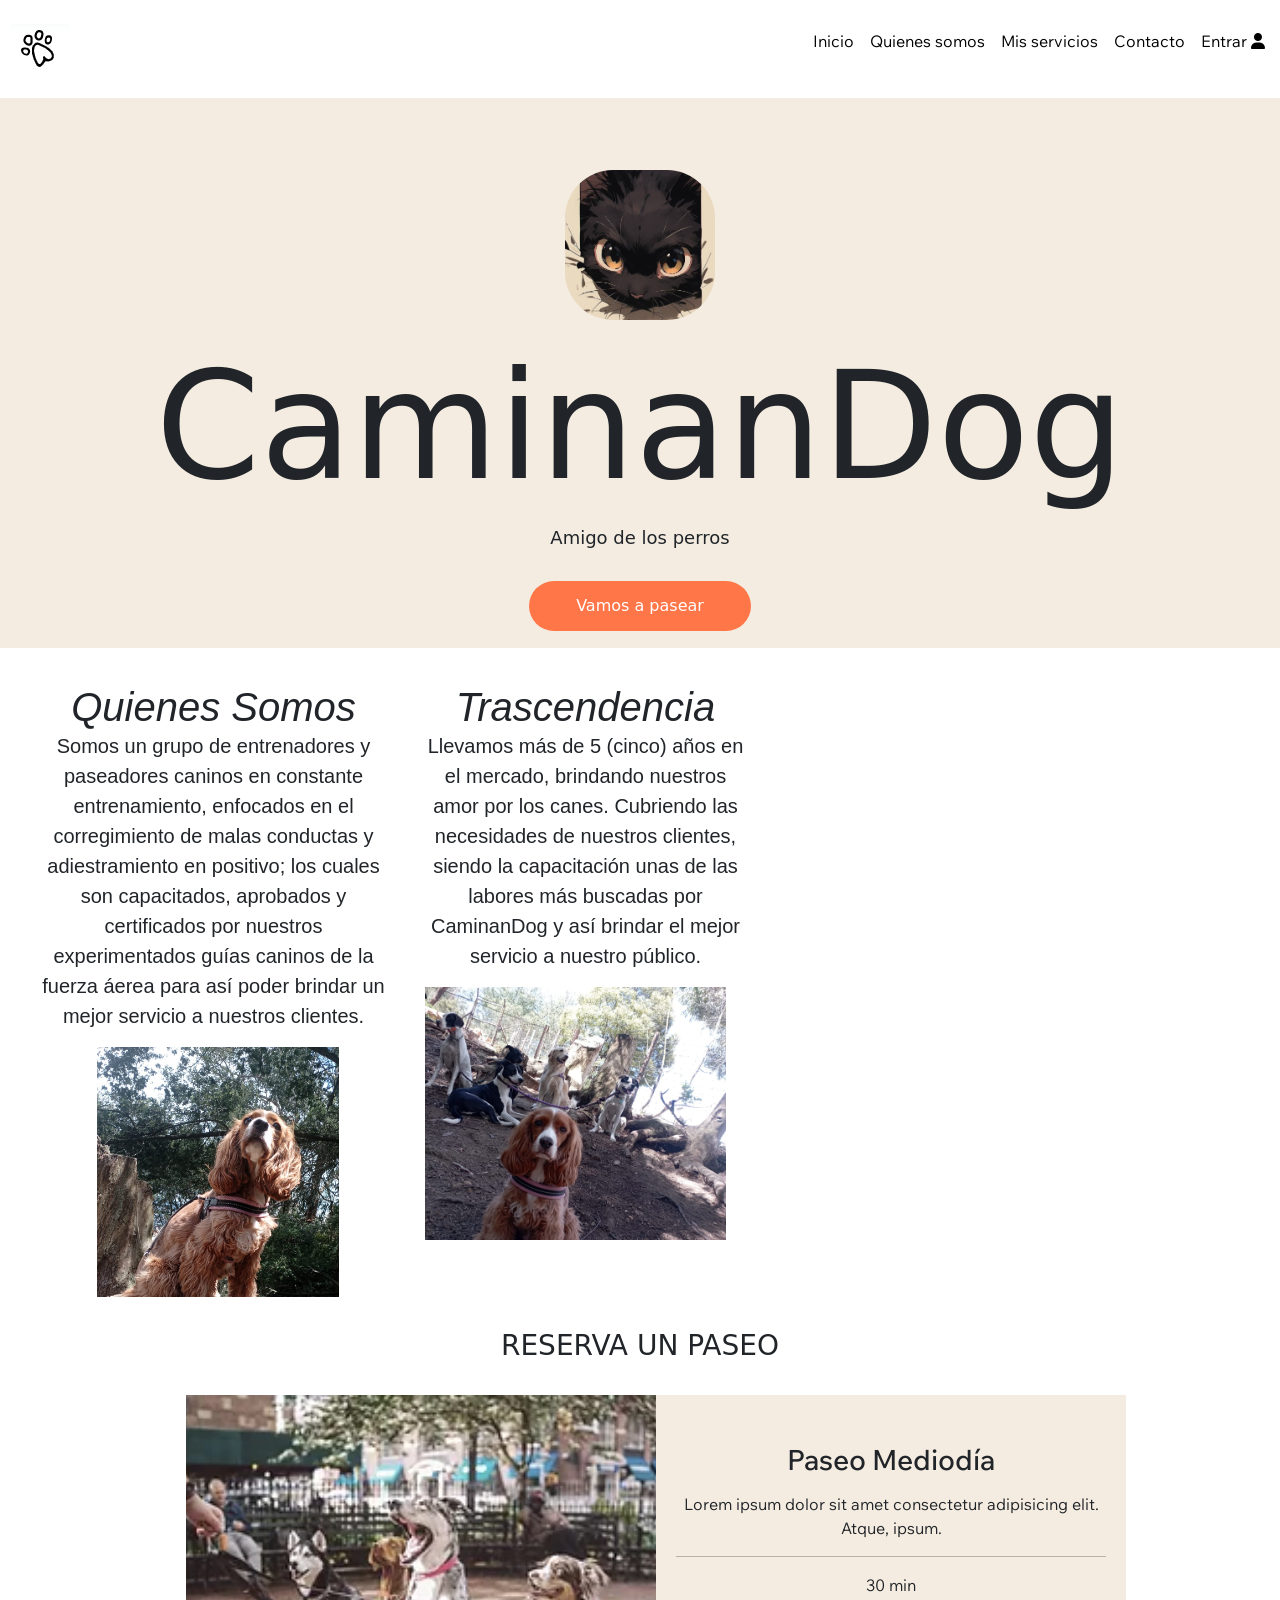
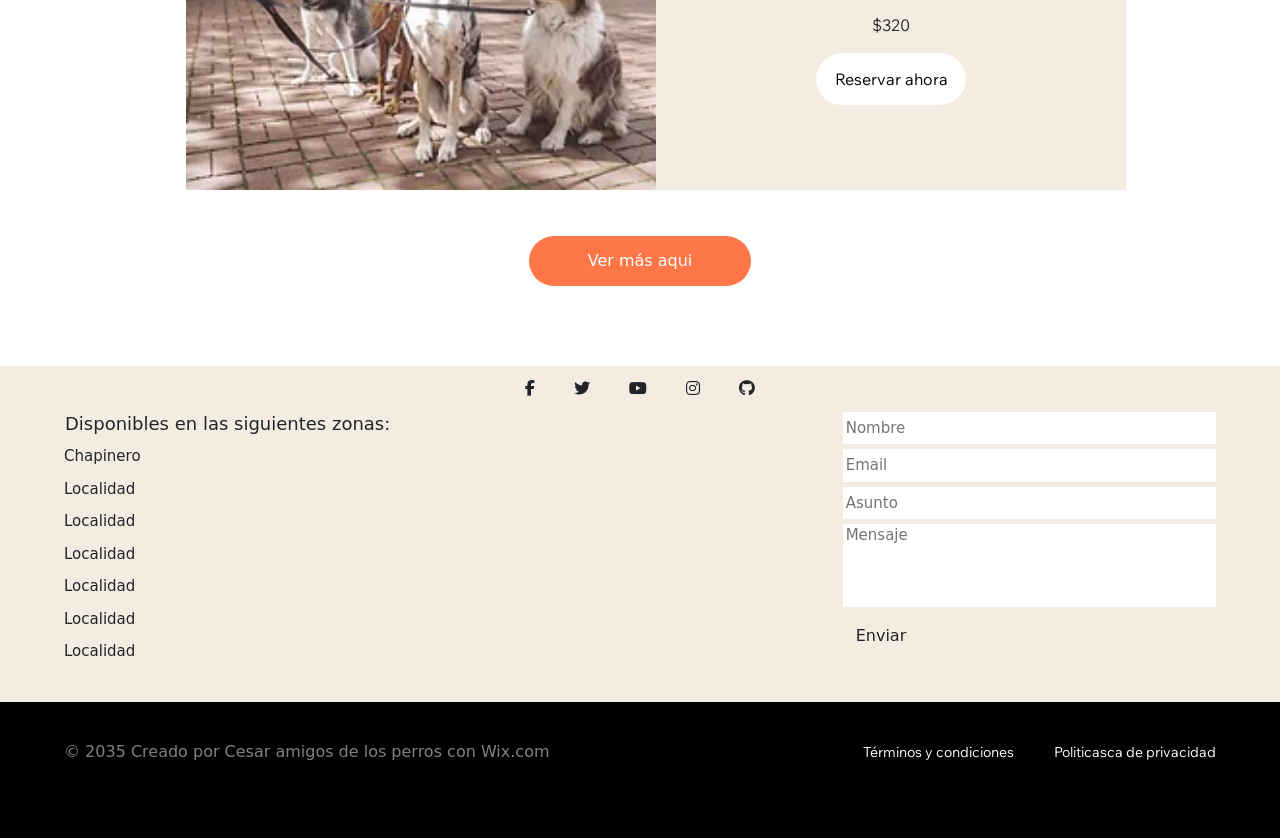
<file: index.html>
<!DOCTYPE html>
<html lang="en">

<head>
    <meta charset="UTF-8">
    <meta name="viewport" content="width=device-width, initial-scale=1.0">
    <title>CaminanDog</title>
    <link rel="stylesheet" href="CSS/normalize.css">
    <link rel="stylesheet" href="Bootstrap/css/bootstrap.min.css">
    <link rel="stylesheet" href="https://cdnjs.cloudflare.com/ajax/libs/font-awesome/6.5.2/css/all.min.css"
        integrity="sha512-SnH5WK+bZxgPHs44uWIX+LLJAJ9/2PkPKZ5QiAj6Ta86w+fsb2TkcmfRyVX3pBnMFcV7oQPJkl9QevSCWr3W6A=="
        crossorigin="anonymous" referrerpolicy="no-referrer" />
    <link rel="preconnect" href="https://fonts.googleapis.com">
    <link rel="preconnect" href="https://fonts.gstatic.com" crossorigin>
    <link href="https://fonts.googleapis.com/css2?family=Wix+Madefor+Text:ital,wght@0,400..800;1,400..800&display=swap"
        rel="stylesheet">
    <link rel="stylesheet" href="https://cdn.jsdelivr.net/npm/bootstrap-icons@1.11.3/font/bootstrap-icons.min.css">

    <link rel="stylesheet" href="CSS/header.css">
    <link rel="stylesheet" href="CSS/footer.css">
    <link rel="stylesheet" href="CSS/main.css">
</head>

<body>
    <header>
        <section class="nav">
            <nav class="nav_space" id="nav_space">
                <img src="IMAGES/paw.png" alt="" srcset="" id="paw">
                <button id="ham_menu" class="ham_menu" type="button"><i class="bi bi-list"></i></button>
                <div class="menu_space" id="menu_space">
                    <ul id="link_space" class="link_space">
                        <button class="cerrar_menu" id="cerrar"><i class="bi bi-x"></i></button>
                        <li class="li"><a class="link_text" href="index.html">Inicio</a></li>
                        <li class="li"><a class="link_text" href="#main">Quienes somos</a></li>
                        <li class="li"><a class="link_text" href="/VISUALS/mis_servicios.html">Mis servicios</a></li>
                        <li class="li"><a class="link_text" href="#footer">Contacto</a></li>
                        <li class="li"><a class="link_entrar" href="#">Entrar <i class="fa-solid fa-user"></i></a></li>
                    </ul>
                </div>
            </nav>
        </section>

    <section class="banner_space">
      <div class="banner">
        <img class="banner_img" src="IMAGES/cutted.jpg" alt="" srcset="">
        <h1 class="banner_title">CaminanDog</h1>
        <p class="eslogan">Amigo de los perros</p>
        <button class="banner_btn" type="button">Vamos a pasear</button>
      </div>
    </section>
  </header>
  <main>
    <div class="container">
        <section class="who-im">
            <div class="who">
                <h2 class="title"> Quienes Somos </h2>
                <p class="paragraph">Somos un grupo de entrenadores y paseadores caninos en constante entrenamiento, enfocados en el corregimiento de malas conductas y adiestramiento en positivo; los cuales son capacitados, aprobados y certificados por nuestros experimentados guías caninos de la fuerza áerea para así poder brindar un mejor servicio a nuestros clientes.</p>
            
                <img class="caninos-montana" src="/IMAGES/foto1.jpg" title="Caninos en la montaña"
                    alt="Imagen de 6 perros sentados disfrutando de un día de juego en la montaña">
            </div>
                        
            <div class="trascendencia">
                <h3 class="title">Trascendencia</h3>
                <p class="paragraph">Llevamos más de 5 (cinco) años en el mercado, brindando nuestros amor por los canes. Cubriendo las necesidades de nuestros clientes, siendo la capacitación unas de las labores más buscadas por CaminanDog y así brindar el mejor servicio a nuestro público.</p>
                <img class="cocker_talado" src="/IMAGES/foto2.jpg"
                alt="Cocker Spaniel sobre el tronco de un árbol talado con fonto de naturaleza">
            </div>
        </section>
        </section> 
    </div>
    <h3 class="paseo_title">RESERVA UN PASEO</h3>
    <section class="paseo_main">
        <ul class="paseo_space">
            <li><img class="paseo_img" src="IMAGES/servicio_1.webp" alt="" srcset=""></li>
            <li class="paseo_info">
                <center>
                    <h3>Paseo Mediodía</h3>
                    <p class="eslogan_paseo">Lorem ipsum dolor sit amet consectetur adipisicing elit. Atque, ipsum.</p>
                    <hr>
                    <p>30 min</p>
                    <p>$320</p>
                    <button class="btn_reservar" type="button">Reservar ahora</button>
                </center>
            </li>
        </ul>
    </section>
    <a class="ver_mas_link" href="/VISUALS/mis_servicios.html"><button class="ver_mas" type="button">Ver más aqui</button></a>
    
</main>
  <!-- Footer -->
<footer id="footer">
    <section class="text-center">
        <!-- Facebook -->
        <a data-mdb-ripple-init class="btn btn-outline btn-floating m-1" href="#!" role="button"><i
                class="fab fa-facebook-f"></i></a>

        <!-- Twitter -->
        <a data-mdb-ripple-init class="btn btn-outline btn-floating m-1" href="#!" role="button"><i
                class="fab fa-twitter"></i></a>

        <!-- YouTube -->
        <a data-mdb-ripple-init class="btn btn-outline btn-floating m-1" href="#!" role="button"><i
                class="fab fa-youtube"></i></a>

        <!-- Instagram -->
        <a data-mdb-ripple-init class="btn btn-outline btn-floating m-1" href="#!" role="button"><i
                class="fab fa-instagram"></i></a>


        <!-- Github -->
        <a data-mdb-ripple-init class="btn btn-outline btn-floating m-1" href="#!" role="button"><i
                class="fab fa-github"></i></a>
    </section>
    <section class="pre-footer contenedor">
        <div class="widget zonas">
            <h6 class="disponibles">
                Disponibles en las siguientes zonas:
            </h6>
            <div class="localidades">
                <p class="localidad">Chapinero</p>
                <p class="localidad">Localidad</p>
                <p class="localidad">Localidad</p>
                <p class="localidad">Localidad</p>
                <p class="localidad">Localidad</p>
                <p class="localidad">Localidad</p>
                <p class="localidad">Localidad</p>
            </div>
        </div>
        <div class="widget mapa">
            <iframe class="iframe-mapa"
                src="https://www.google.com/maps/embed?pb=!1m18!1m12!1m3!1d254508.39472074134!2d-74.27262552044823!3d4.648620643934393!2m3!1f0!2f0!3f0!3m2!1i1024!2i768!4f13.1!3m3!1m2!1s0x8e3f9bfd2da6cb29%3A0x239d635520a33914!2zQm9nb3TDoQ!5e0!3m2!1ses-419!2sco!4v1712441103200!5m2!1ses-419!2sco"
                allowfullscreen="" loading="lazy" referrerpolicy="no-referrer-when-downgrade">
            </iframe>
        </div>
        <div class="widget formulario">
            <form action="" class="form-footer">
                <input class="form name" type="text" name="form-footer" placeholder="Nombre" required>
                <input class="form email" type="email" name="form-footer" placeholder="Email" required>
                <input class="form asunto" type="text" name="form-footer" placeholder="Asunto" required>
                <input class="form mensaje" type="text" name="form-footer" placeholder="Mensaje" required>
                <button class="btn btn-enviar">Enviar</button>
            </form>
        </div>
        </div>
    </section>
    <section class="footer">
        <div class="contenedor copy-ter-condiciones">
            <div class="copyright">© 2035 Creado por Cesar amigos de los perros con Wix.com</div>
            <div class="ter-condiciones">
                <ul class="menu-ter-condiciones">
                    <li class="l-ter-condiciones">
                        <a class="condiciones" href="#">Términos y condiciones</a>
                    </li>
                    <li class="l-ter-condiciones">
                        <a class="condiciones" href="#">Politicasca de privacidad</a>
                    </li>
                </ul>
            </div>
        </div>

        </section>
  </footer>
  <script src="Bootstrap/js/bootstrap.js"></script>
  <script src="JS/header.js"></script>
</body>


</html>
</file>
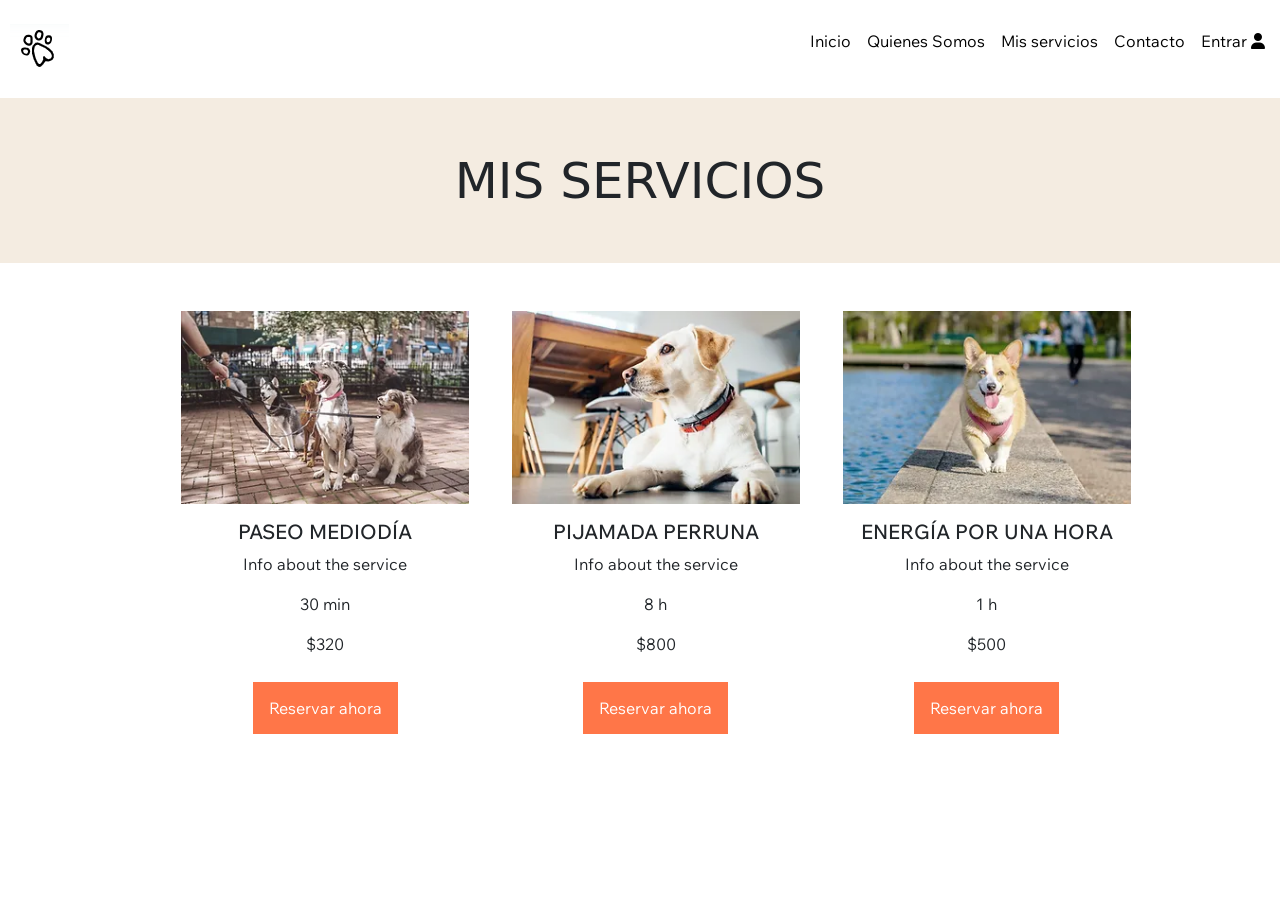
<file: VISUALS/mis_servicios.html>
<!DOCTYPE html>
<html lang="en">

<head>
    <meta charset="UTF-8">
    <meta name="viewport" content="width=device-width, initial-scale=1.0">
    <link rel="stylesheet" href="https://cdnjs.cloudflare.com/ajax/libs/font-awesome/6.5.2/css/all.min.css"
        integrity="sha512-SnH5WK+bZxgPHs44uWIX+LLJAJ9/2PkPKZ5QiAj6Ta86w+fsb2TkcmfRyVX3pBnMFcV7oQPJkl9QevSCWr3W6A=="
        crossorigin="anonymous" referrerpolicy="no-referrer" />
    <link rel="preconnect" href="https://fonts.googleapis.com">
    <link rel="preconnect" href="https://fonts.gstatic.com" crossorigin>
    <link href="https://fonts.googleapis.com/css2?family=Wix+Madefor+Text:ital,wght@0,400..800;1,400..800&display=swap"
        rel="stylesheet">
    <link rel="stylesheet" href="https://cdn.jsdelivr.net/npm/bootstrap-icons@1.11.3/font/bootstrap-icons.min.css">
    <link rel="stylesheet" href="/Bootstrap/css/bootstrap.min.css">
    <link rel="stylesheet" href="/CSS/normalize.css">
    <link rel="stylesheet" href="/CSS/servicios.css">
    <link rel="stylesheet" href="/CSS/header.css">
    <title>Mis Servicios</title>
</head>

<body>
    <header>
        <section class="nav">
            <nav class="nav_space" id="nav_space">
                <img src="/IMAGES/paw.png" alt="" srcset="" id="paw">
                <button id="ham_menu" class="ham_menu" type="button"><i class="bi bi-list"></i></button>
                <div class="menu_space" id="menu_space">
                    <ul id="link_space" class="link_space">
                        <button class="cerrar_menu" id="cerrar"><i class="bi bi-x"></i></button>
                        <li class="li"><a class="link_text" href="/index.html">Inicio</a></li>
                        <li class="li"><a class="link_text" href="/index.html">Quienes Somos</a></li>
                        <li class="li"><a class="link_text" href="/VISUALS/mis_servicios.html">Mis servicios</a></li>
                        <li class="li"><a class="link_text" href="#footer">Contacto</a></li>
                        <li class="li"><a class="link_entrar" href="#">Entrar <i class="fa-solid fa-user"></i></a></li>
                    </ul>
                </div>
            </nav>
        </section>
    </header>

    <section class="banner_space_ms">
        <div class="banner">
            <h1 class="serv_title">MIS SERVICIOS</h1>
        </div>
    </section>

    <section class="servicios">
        <ul class="serv_list">
            <li class="serv_card">
                <div class="card" style="width: 18rem;">
                    <img class="card_img" src="/IMAGES/servicio_1.webp" class="card-img-top" alt="servicio_1">
                    <div class="card-body">
                        <center>
                            <h5 class="card_title">PASEO MEDIODÍA</h5>
                            <p class="card_text">Info about the service</p>
                            <p class="card_text">30 min</p>
                            <p class="card_price">$320</p>
                            <a href="/visuals/reservar/reservar_paseo.html" class="card_btn">Reservar ahora</a>
                        </center>
                    </div>
                </div>
            </li>
            <li class="serv_card">
                <div class="card" style="width: 18rem;">
                    <img class="card_img" src="/IMAGES/servicio_2.webp" class="card-img-top" alt="servicio_1">
                    <div class="card-body">
                        <center>
                            <h5 class="card_title">PIJAMADA PERRUNA</h5>
                            <p class="card_text">Info about the service</p>
                            <p class="card_text">8 h</p>
                            <p class="card_price">$800</p>
                            <a href="#" class="card_btn">Reservar ahora</a>
                        </center>
                    </div>
                </div>
            </li>
            <li class="serv_card">
                <div class="card" style="width: 18rem;">
                    <img class="card_img" src="/IMAGES/servicio_3.webp" class="card-img-top" alt="servicio_1">
                    <div class="card-body">
                        <center>
                            <h5 class="card_title">ENERGÍA POR UNA HORA</h5>
                            <p class="card_text">Info about the service</p>
                            <p class="card_text">1 h</p>
                            <p class="card_price">$500</p>
                            <a href="#" class="card_btn">Reservar ahora</a>
                        </center>
                    </div>
                </div>
            </li>
            </div>
            </div>
        </ul>
    </section>

    <script src="/Bootstrap/js/bootstrap.js"></script>
    <script src="/JS/header.js"></script>
</body>

</html>
</file>
<file: CSS/header.css>
.nav_space{
    display: flex;
    align-items: center;
    justify-content: space-between;
    margin-top: 1.5rem;
    margin-bottom: 1.5rem;
    width: 100%;
}

.nav img{
    float: inline-start;
    margin-left: 10px;
}

.link_space{
    display: flex;
    list-style-type: none;
    gap: 1rem;
}

.link_text,
.link_entrar{
    color: black;
    text-decoration: none;
}

.link_entrar{
    float: inline-end;
    margin-right: 15px;
}

.link_text:hover{
    color: orange;
    transition: 0.3s;
}

.link_entrar:hover{
    color: rgba(0, 0, 0, 0.6);
    transition: 0.3s;
}

li{
    font-family: "Wix Madefor Text", Arial, Helvetica, sans-serif;
}

.ham_menu,
.cerrar_menu{
    display: none;
}

.banner_space{
    background-color: #F4ECE1;
    width: 100%;
    height: 550px;
    padding-top: 1rem;
}

.banner_img{
    display: block;
    margin-left: auto;
    margin-right: auto;
    margin-top: 3.5rem;
    width: 150px;
    height: 150px;
    border-radius: 3rem;
}

.banner_title{
    display: flex;
    justify-content: center;
    font-size: 150px;
    margin-top: 1rem;
}

.eslogan{
    display: flex;
    justify-content: center;
    font-size: large;
}

.banner_btn{
    display: block;
    margin-left: auto;
    margin-right: auto;
    margin-top: 30px;
    border-radius: 2rem;
    background-color: #FF7648;
    border-style: none;
    color: white;
    height: 50px;
    width: 222px;
}

@media screen and ( max-width:1200px ){
    .banner_img{
        width: 140px;
        height: 140px;
    }

    .banner_title{
        font-size: 100px;
    }
}

@media screen and ( max-width:992px ){
    .banner_img{
        width: 135px;
        height: 135px;
    }

    .banner_title{
        font-size: 90px;
    }
}

@media screen and ( max-width:768px ){
    .banner_img{
        width: 120px;
        height: 120px;
    }

    .banner_title{
        font-size: 75px;
    }
}

@media screen and ( max-width: 576px ) {

    .ham_menu,
    .cerrar_menu{
        display: block;
        order: 2;
        float: right;
        border: 0;
        font-size: 1.50rem;
        background-color: transparent;
        cursor: pointer;
    }

    .menu_space{
        display: none;
        visibility: hidden;
    }
    
    .visible{
        display: block;
        opacity: 1;
        visibility: visible;
    }

    .notVisible{
        display: none;
        visibility: hidden;
    }

    .nav_space{
        justify-content: center;
        gap: 7rem;
    }

    .link_space{
        top: 0;
        bottom: 0;
        display: flex;
        align-items: center;
        justify-content: center;
        flex-direction: column;
    }

    .banner_img{
        width: 100px;
        height: 100px;
    }

    .banner_title{
        font-size: 50px;
    }

}
</file>
<file: CSS/footer.css>
a {
    text-decoration: none;
    color: white;
}

footer#footer{
    background-color: #F4ECE1;
}

footer#footer .pre-footer {
box-sizing: border-box;
}

section.pre-footer {
    display: flex;
    gap: 1rem;
    justify-content: center;
    flex-direction: column;
}

.widget {
    flex-basis: 340px;
}

.widget.zonas {
    display: flex;
    justify-content: space-between;
    flex-direction: row;
    align-items: stretch;
}

.disponibles {
    font-size: 22px;
    margin: 0px;
}

.localidades {
    font-size: 15px;
}

.localidad {
    font-size: 17px;
    margin: 5px 0 27px 0px;
}

iframe.iframe-mapa {
    height: 100%;
    width: 100%;
}

footer#footer .footer{
    background-color: black;
    padding: 20px 0px 15px 0px;
    box-sizing: border-box;
}

footer#footer .contenedor {
    width: 100%;
    margin: 15px auto 50px auto;
    max-width: 85.5%;
}

input.form {
    display: flex;
    justify-content: center;
    flex-direction: column;
    width: 100%;
}

input.form.name,
input.form.email,
input.form.asunto {
    padding: 8px 5px;
    margin: 0px 0px 10px 0px;
    border: none;
}

input.form.mensaje {
    padding: 0px 0px 100px 5px;
    margin: 0px 0px 5px 0px;
    border: none;
}

.btn-enviar {
    display: flex;
}

section.footer {
    display: flex;
    justify-content: space-between;
    align-items: center;
    flex-direction: column;
}

.copyright {
    order: 2;
    text-align: center;
    color: gray;
}


.ter-condiciones {
    order: 1;
    margin: 0px 0px 20px 0px;
}

.contenedor.copy-ter-condiciones {
    display: flex;
    justify-content: space-between;
    align-items: center;
    flex-direction: column;
}

ul.menu-ter-condiciones {
    list-style: none;
    padding: 0;
    display: flex;
    gap: 0;
    align-items: center;
    justify-content: flex-end;
    flex-direction: column;
    margin: 0;
}

li.men-ter-condiciones {
    margin: 0px 0px 10px 0px;
}

.politicas-priv {
    text-decoration: none;
    color: white;
}
a.condiciones {
    text-decoration: none;
    color: white;
}

@media (min-width: 567px){ 

    footer#footer .contenedor{
        max-width: 92.5%; 
        margin: 0px auto 40px auto;
    }   
    section.pre-footer {
        flex-direction: row;
    }   
    section.footer {
        flex-direction: row;
        padding: 20px 0px 40px 0px;
        text-decoration: none;
        justify-content: space-between;
        text-align: end;
    }
    .widget.zonas {
        display: flex;
        flex-direction: column;
        justify-content: unset;
    }
    .disponibles {
        font-size: 18px;
        margin: 1px;
    }
    p.localidad {
        margin: 7px 0px 0px 0px;
        font-size: 15px;
    }
    input.form.name, input.form.email, input.form.asunto {
        padding: 5px 3px;
        margin: 0px 0px 5px 0px;
        font-size: 15px;
    }
    input.form.mensaje {
        padding: 0px 0px 60px 3px;
        margin: 0px 0px 10px 0px;
        font-size: 15px;
    }
    .contenedor.copy-ter-condiciones {
        display: flex;
        justify-content: space-between;
        align-items: center;
        flex-direction: row;

    }
    .copyright {
        order: 1;
        font-size: 14px;
        text-align: justify;
    } 
    .ter-condiciones {
        order: 2;
    }
    ul.menu-ter-condiciones{
        flex-direction: row;
        gap: .5rem;  
        font-size: 12px;
    }
    .widget {
        flex-basis: 33.33%;
        height: 250px;
    }
    .men-ter-priv {
        margin: 0;
        padding: 23px 0px 0px 0px;
    }
    li.l-ter-condiciones {
        margin: 20px 0px 0px 0px;
    }
}

@media (min-width: 768px){ 
    footer#footer .contenedor{
       max-width: 90%; 
    }
    ul.menu-ter-condiciones {
        gap: 1.5rem;
        font-size: 13px;
    }
    .copyright {
        font-size: 14px;
    }          
}
@media ( min-width: 992px ) {

    .localidad {
        margin: 12px 0;
    }
    ul.menu-ter-condiciones {
        gap: 2.5rem;
        font-size: 14px;
    }
    .copyright {
        font-size: 16px;
    }
    
}

@media ( min-width: 1025px ) {
    p.localidad {
        margin: 10px 0px 0px 0px;
    }
    
}
    
@media ( min-width: 1200px ) {
    
    
}
@media ( min-width: 1400px ) {
    
}
</file>
<file: CSS/main.css>
body {
    padding: 0;
    box-sizing: border-box;
    font-size: 1rem;

}
.informacion_1 {
    display: flex;
    flex-direction: column;
    align-items: center;
    margin: 20px;
}

.who {
    text-align: center;
}

.caninos-montana {
    width: 230px;
}

.informacion_2 {
    display: flex;
    align-items: center;
    flex-direction: column;
    margin: 20px;
}

.trascendencia {
    text-align: center;
}

.cocker_talado {
    width: 261px;
    height: 198px;
    object-fit: contain;
}

.title {
    font-family: "Amatic SC", sans-serif;
    font-size: 30px;
    font-style: italic;
    font-weight: unset;
    text-align: center;
}

.paragraph {
    font-size: 15px;
    font-family: "Amatic SC", sans-serif;
    text-align: justify;
}

.paseo_space {
    display: flex;
    flex-basis: 100%;
    justify-content: center;
    flex-direction: column;
    list-style: none; 
    align-items: center;
}

.paseo_img {
    width: 300px;
    height: 185px;
    object-fit: cover;
}

.paseo_info {
    background-color: #f4ece1;
    height: 360px;
}

.paseo_main {
    display: flex;
    width: 80%;
}

.paseo_title {
    display: flex;
    justify-content: center;
    margin-top: 2rem;
    margin-bottom: 2rem;
}

.paseo_info h3 {
    margin-top: 3rem;
    margin-bottom: 1rem;
}

.paseo_info hr {
    margin-left: 20px;
    margin-right: 20px;
    color: black;
}

.eslogan_paseo {
    margin-left: 20px;
    margin-right: 20px;
}

.btn_reservar {
    background-color: white;
    color: black;
    border-style: none;
    border-radius: 2rem;
    width: 150px;
    height: 52px;
}

.ver_mas {
    display: block;
    margin-left: auto;
    margin-right: auto;
    margin-top: 30px;
    border-radius: 2rem;
    background-color: #FF7648;
    border-style: none;
    color: white;
    height: 50px;
    width: 222px;
    margin-bottom: 5rem;
}

.ver_mas:hover {
    color: black;
    transition: 0.3s;
}

.ver_mas_link {
    text-decoration: none;
}


@media (min-width: 380px) {
    .container{
        width: calc(380px - 50px);
        margin: auto 20px;
    }       
    img.caninos-montana {
        width: 230px;
        height: 300px;
        object-fit: cover;
    }
    .paseo_title{
        justify-content: center;
        align-items: center;
    }
    .paseo_main {
        display: flex;
        width: 80%;
        margin-left: auto;
        margin-right: auto;
    }
    .paseo_img,
    .paseo_info {
        width: 300px;
        height: 185px;
    }

    .paseo_info {
        height: 360px;
    }

}

@media (min-width: 567px) {
    .container {
        margin: auto 20px;
    }
    .informacion_1 {
        display: flex;
        flex-direction: row;
        gap: 20px;
    }
    img.caninos_montana {
        margin-top: 26px;
        width: 244px;
        height: 235px;
    }
    .paseo_space{
        justify-content: center;
        align-items: center;
    }
    .informacion_2 {
        display: flex;
        flex-direction: row-reverse;
        gap: 20px;
    }
    img.cocker_talado {
        width: 255px;
        height: 204px;
    }
    .paseo_img,
    .paseo_info {
        width: 400px;
        height: 185px;
    }
    .paseo_info {
        height: 360px;
    }

}

@media (min-width: 768px) {

    .container {
        width: calc(768px - 30px);
        margin: auto 20px;
        margin:  auto 20px;
     }

     section.who-im {
        display: flex;
        flex-direction: row;
        gap: 30px;
        align-items: baseline;
    }

    .who {
        text-align: center;
        margin-top: -100px;
    }

    .informacion_1 {
        flex-direction: column;
    }

    .grupo_perros {
        display: flex;
    }
    .informaci {
        flex-direction: column;
    }
    img.caninos-montana {
        width: 250px;
        height: 250px;
    }
    .title {
        font-size: 40px;
        margin: 35px 0px 0px 0px;
        text-align: center;
    }
    .paragraph {
        font-size: 20px;
        text-align: center;
    }
    .cocker_talado {
        width: 280px;
        height: 330px;
    }
    section.info_trascendencia {
        display: flex;
        flex-direction: row;
        margin: 10px 60px;
        align-items: center;
    }
    
}


@media  (min-width: 768px) {
    .container{
        width: calc(768px - 30px);
        margin:  auto 20px;
     }

     section.who-im {
        display: flex;
        flex-direction: row;
        gap: 30px;
        align-items: baseline;
    }

    .informacion_1 {
        flex-direction: column;
    }
    .informacion_2 {
        flex-direction: column;
    }

    img.caninos-montana {
        width: 250px;
        height: 250px;
        object-fit: cover;
        object-position: 8px -25px
    }

    img.cocker_talado {
        width: 240px;
        height: 251px;
        object-fit: cover;
        object-position: -35px 0px;
    }
    .paseo_space{
        flex-direction: row;
    }
    .paseo_img,
    .paseo_info {
        width: 300px;
        height: 360px;
    }

    .paseo_info {
        height: 360px;
    }
}
@media (min-width: 992px) {
    
    .who {
        text-align: center;
        margin: 0px 0px 22px 0px;
    }

    img.caninos_montana {
        width: 309px;
        height: 253px;
    }

    img.cocker_talado {
        width: 321px;
        height: 253px;
    }
}
@media screen and (min-width:998px) {
    .paseo_space {
        display: flex;
        flex-basis: 100%;
        justify-content: center;
        list-style: none;
    }
    
    .paseo_img {
        width: 370px;
        height: 395px;
        object-fit: cover;
    }
    
    .paseo_info {
        background-color: #f4ece1;
        width: 370px;
        height: 395px;
    
    }
}

@media screen and (min-width:1200px){
    .who {
        margin: 0px;
    }
    .paseo_space {
        display: flex;
        flex-basis: 100%;
        justify-content: center;
        list-style: none;
    }
    
    .paseo_img {
        width: 470px;
        height: 395px;
        object-fit: cover;
    }
    
    .paseo_info {
        background-color: #f4ece1;
        width: 470px;
        height: 395px;
    
    }
}
</file>
<file: CSS/servicios.css>
a{
    text-decoration: none;
    color: white;
}

a:hover{
    color: white;
}

.banner_space_ms{
    display: flex;
    justify-content: center;
    align-items: center;
    background-color: #F4ECE1;
    width: 100%;
    height: 165px;
}

.serv_title{
    font-size: 50px;
}

.servicios{
    display: flex;
    margin-top: 3rem;
    width: 100%;
    justify-content: center;
}

.serv_list{
    display: flex;
    flex-basis: 80%;
}


.serv_card{
    display: block;
    margin-left: auto;
    margin-right: auto;
    max-width: fit-content;
    
}

.card{
    border-style: none;
}

.card_img{
    border-radius: none;
}

.card_title,
.card_text,
.card_price{
    display: block;
    margin-left: auto;
    margin-right: auto;
}

.card_price{
    margin-bottom: 40px;
}

.card_btn{
    background-color: #FF7648;
    padding: 16px;
}

.card_btn:hover{
    background-color: rgba(255, 118, 72, 0.5);
    transition: 0.3s;
}

@media screen and ( max-width:1200px ){
    .serv_title{
        font-size: 65px;
    }

    .serv_list{
        gap: 1.5rem;
    }
}

@media screen and ( max-width:992px ){
    .serv_title{
        font-size: 60px;
    }

    .serv_list{
        flex-wrap: wrap;
        flex-direction: row;
        flex-basis: 90%;
    }

    .card{
        margin-bottom: 2rem;
    }
}

@media screen and ( max-width:768px ){
    .serv_title{
        font-size: 55px;
    }

    .serv_list{
        flex-basis: 200%;
    }

    .card{
        margin-bottom: 1rem;
    }
}

@media screen and ( max-width:576px ){
    .serv_title{
        font-size: 50px;
    }


}
</file>
